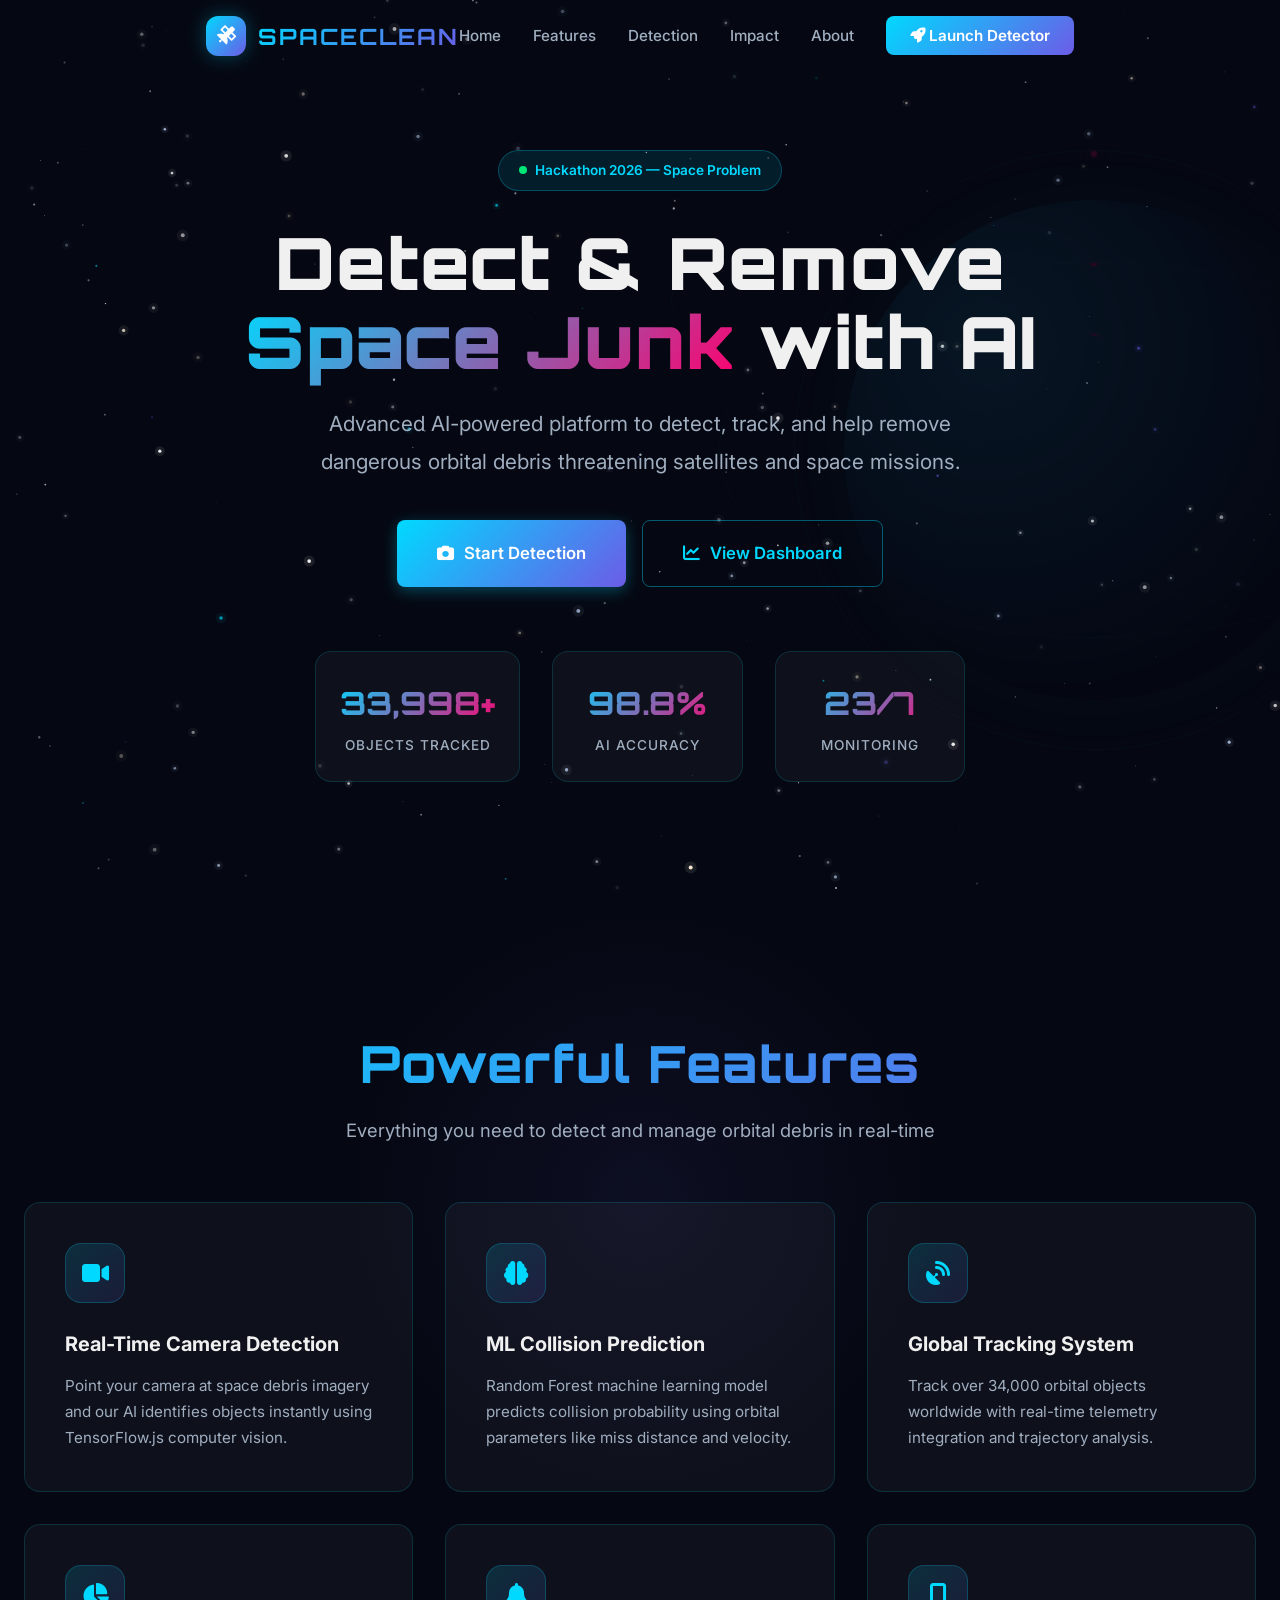
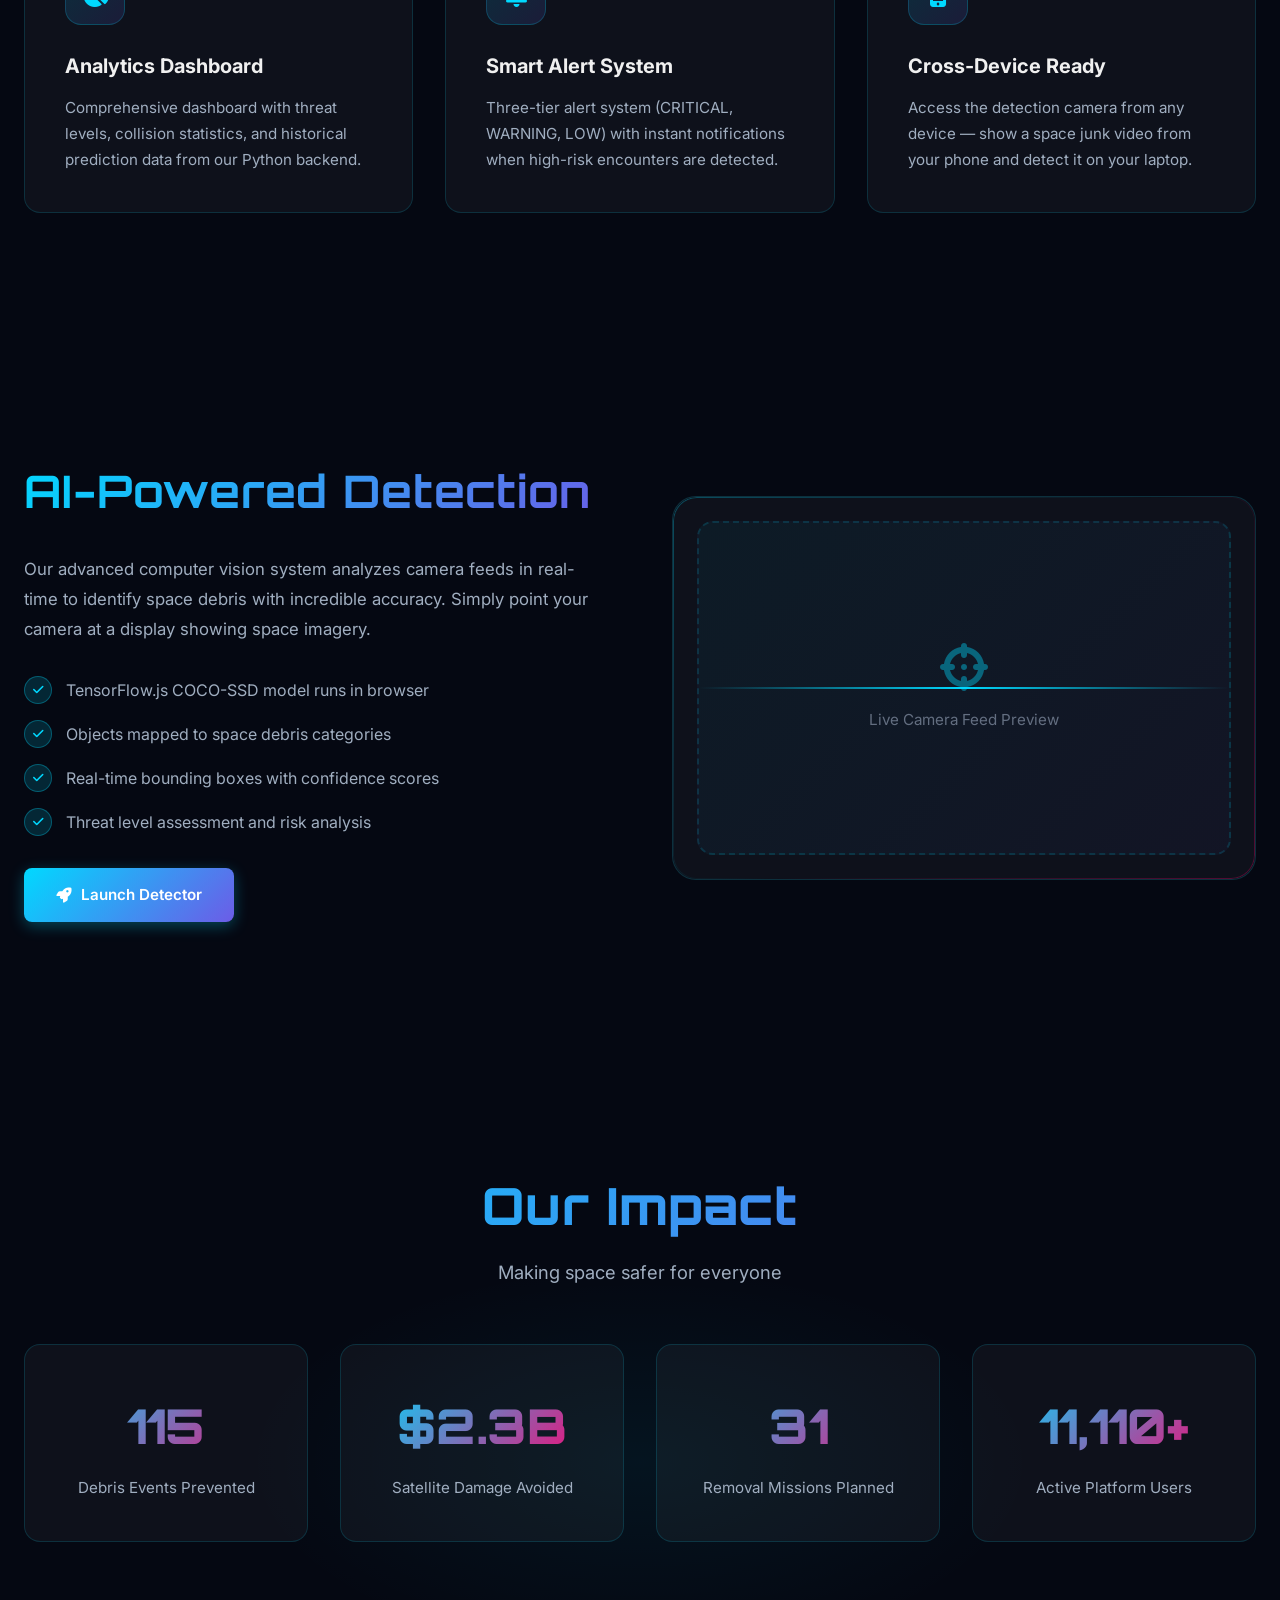
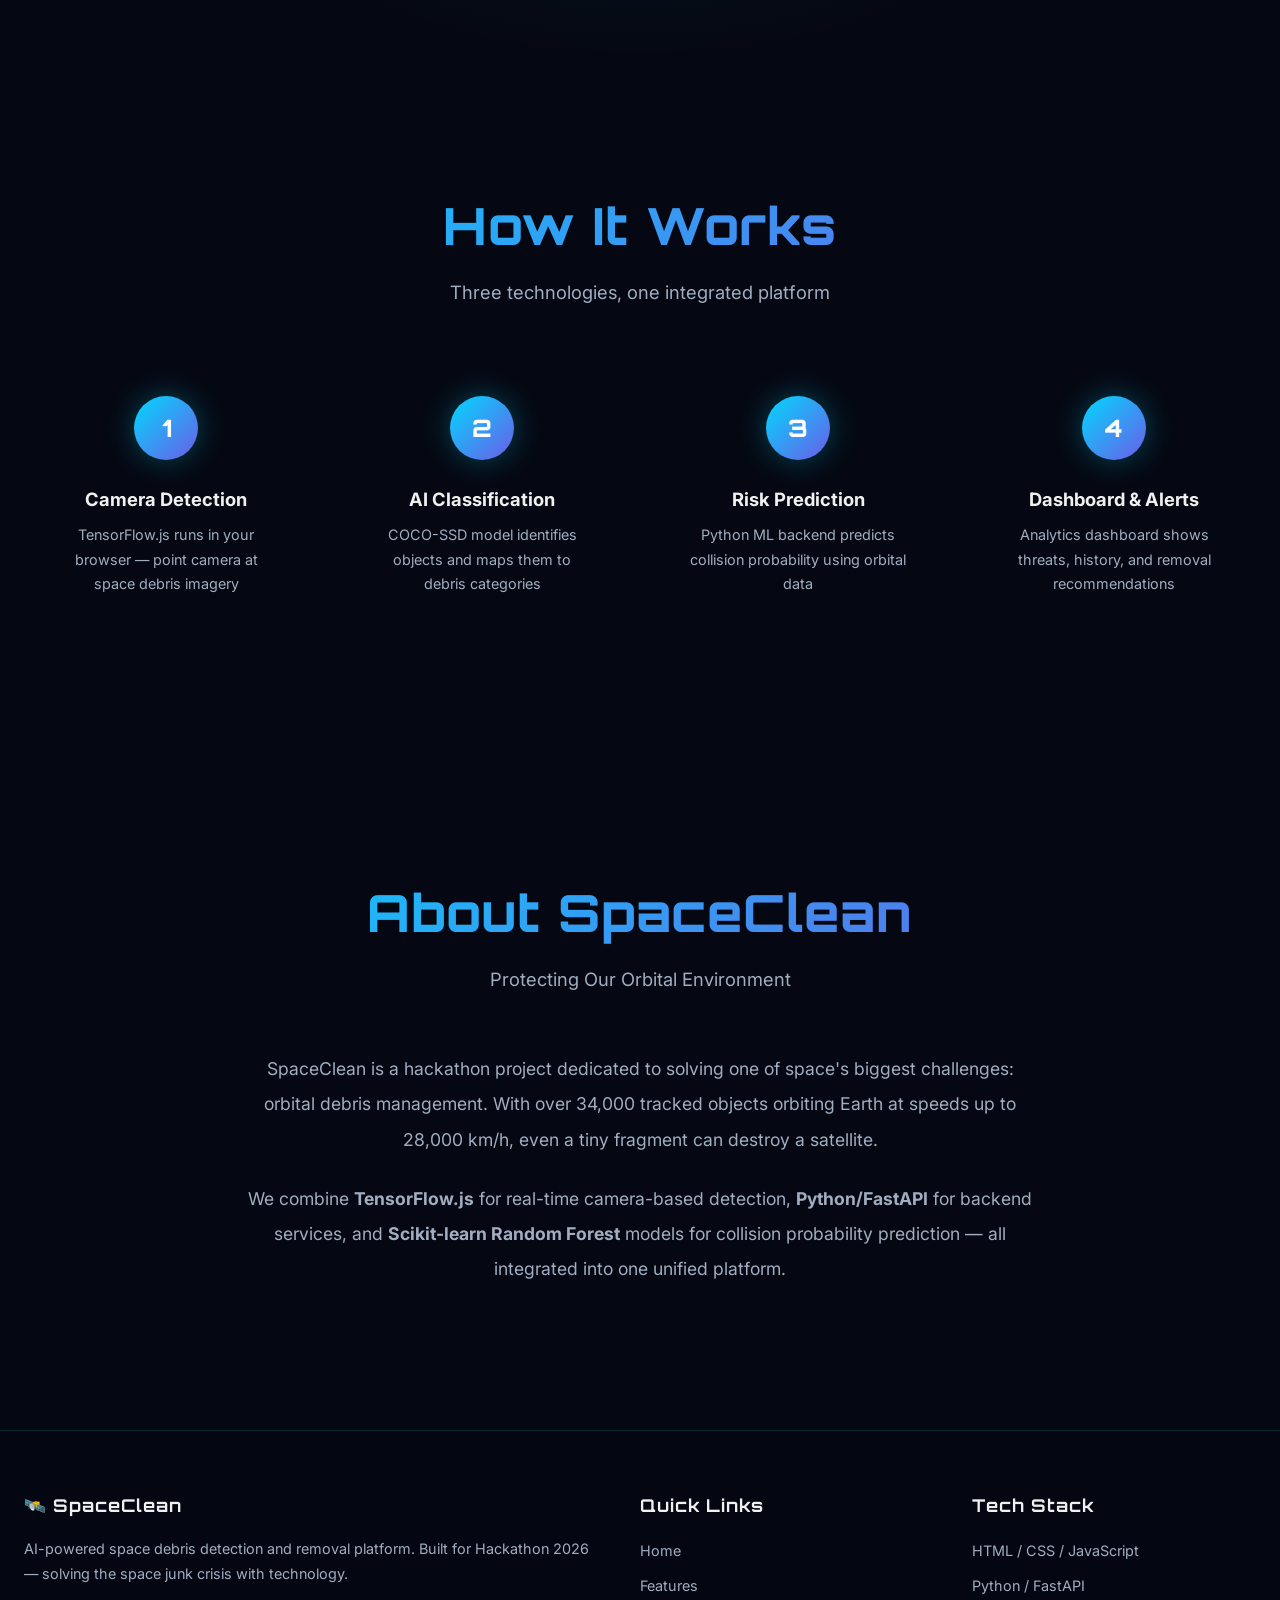
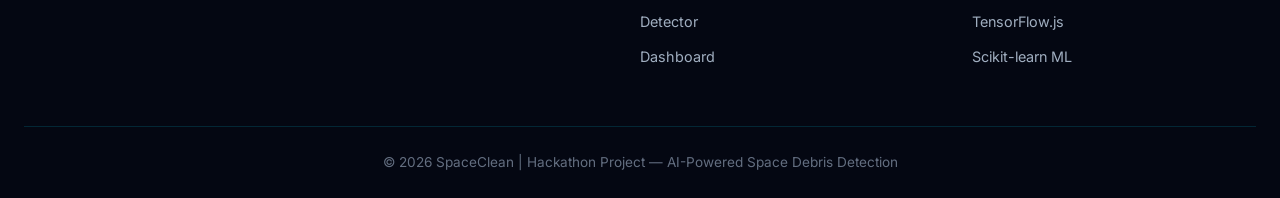
<file: space/website/index.html>
<!DOCTYPE html>
<html lang="en">
<head>
    <meta charset="UTF-8">
    <meta name="viewport" content="width=device-width, initial-scale=1.0">
    <title>SpaceClean — AI-Powered Space Junk Detection & Removal</title>
    <meta name="description" content="Advanced AI platform to detect, track, and help remove dangerous orbital debris from space using real-time computer vision.">
    <link rel="stylesheet" href="styles.css">
    <link rel="stylesheet" href="https://cdnjs.cloudflare.com/ajax/libs/font-awesome/6.5.0/css/all.min.css">
    <link rel="icon" href="data:image/svg+xml,<svg xmlns='http://www.w3.org/2000/svg' viewBox='0 0 100 100'><text y='.9em' font-size='90'>🛰️</text></svg>">
</head>
<body>
    <!-- Navigation -->
    <nav class="navbar" id="navbar">
        <div class="container">
            <div class="navbar-content">
                <a href="#home" class="logo">
                    <div class="logo-icon"><i class="fas fa-satellite"></i></div>
                    <span class="logo-text">SPACECLEAN</span>
                </a>
                <ul class="nav-links" id="navLinks">
                    <li><a href="#home">Home</a></li>
                    <li><a href="#features">Features</a></li>
                    <li><a href="#detection">Detection</a></li>
                    <li><a href="#impact">Impact</a></li>
                    <li><a href="#about">About</a></li>
                    <li><a href="detector.html" class="btn-nav"><i class="fas fa-rocket"></i> Launch Detector</a></li>
                </ul>
                <div class="hamburger" id="hamburger">
                    <span></span>
                    <span></span>
                    <span></span>
                </div>
            </div>
        </div>
    </nav>

    <!-- Hero Section -->
    <section id="home" class="hero">
        <canvas id="starfield"></canvas>
        <div class="hero-earth">
            <div class="earth-sphere"></div>
            <div class="orbit-ring"><div class="orbit-dot"></div></div>
            <div class="orbit-ring"><div class="orbit-dot"></div></div>
            <div class="orbit-ring"><div class="orbit-dot"></div></div>
        </div>
        <div class="container hero-content">
            <div class="hero-badge">
                <span class="pulse-dot"></span>
                <span>Hackathon 2026 — Space Problem</span>
            </div>
            <h1 class="hero-title">
                Detect & Remove<br>
                <span class="gradient-text">Space Junk</span> with AI
            </h1>
            <p class="hero-subtitle">
                Advanced AI-powered platform to detect, track, and help remove dangerous orbital debris threatening satellites and space missions.
            </p>
            <div class="hero-buttons">
                <a href="detector.html" class="btn btn-primary btn-lg">
                    <i class="fas fa-camera"></i> Start Detection
                </a>
                <a href="dashboard.html" class="btn btn-secondary btn-lg">
                    <i class="fas fa-chart-line"></i> View Dashboard
                </a>
            </div>
            <div class="hero-stats">
                <div class="stat-card">
                    <div class="stat-number gradient-text" data-count="34000">0</div>
                    <div class="stat-label">Objects Tracked</div>
                </div>
                <div class="stat-card">
                    <div class="stat-number gradient-text" data-count="99" data-suffix=".8%">0</div>
                    <div class="stat-label">AI Accuracy</div>
                </div>
                <div class="stat-card">
                    <div class="stat-number gradient-text" data-count="24" data-suffix="/7">0</div>
                    <div class="stat-label">Monitoring</div>
                </div>
            </div>
        </div>
    </section>

    <!-- Features Section -->
    <section id="features" class="features">
        <div class="container">
            <h2 class="section-title gradient-text-blue reveal">Powerful Features</h2>
            <p class="section-subtitle reveal">Everything you need to detect and manage orbital debris in real-time</p>

            <div class="features-grid">
                <div class="feature-card reveal reveal-delay-1">
                    <div class="feature-icon"><i class="fas fa-video"></i></div>
                    <h3>Real-Time Camera Detection</h3>
                    <p>Point your camera at space debris imagery and our AI identifies objects instantly using TensorFlow.js computer vision.</p>
                </div>
                <div class="feature-card reveal reveal-delay-2">
                    <div class="feature-icon"><i class="fas fa-brain"></i></div>
                    <h3>ML Collision Prediction</h3>
                    <p>Random Forest machine learning model predicts collision probability using orbital parameters like miss distance and velocity.</p>
                </div>
                <div class="feature-card reveal reveal-delay-3">
                    <div class="feature-icon"><i class="fas fa-satellite-dish"></i></div>
                    <h3>Global Tracking System</h3>
                    <p>Track over 34,000 orbital objects worldwide with real-time telemetry integration and trajectory analysis.</p>
                </div>
                <div class="feature-card reveal reveal-delay-1">
                    <div class="feature-icon"><i class="fas fa-chart-pie"></i></div>
                    <h3>Analytics Dashboard</h3>
                    <p>Comprehensive dashboard with threat levels, collision statistics, and historical prediction data from our Python backend.</p>
                </div>
                <div class="feature-card reveal reveal-delay-2">
                    <div class="feature-icon"><i class="fas fa-bell"></i></div>
                    <h3>Smart Alert System</h3>
                    <p>Three-tier alert system (CRITICAL, WARNING, LOW) with instant notifications when high-risk encounters are detected.</p>
                </div>
                <div class="feature-card reveal reveal-delay-3">
                    <div class="feature-icon"><i class="fas fa-mobile-alt"></i></div>
                    <h3>Cross-Device Ready</h3>
                    <p>Access the detection camera from any device — show a space junk video from your phone and detect it on your laptop.</p>
                </div>
            </div>
        </div>
    </section>

    <!-- Detection Preview Section -->
    <section id="detection" class="detection-preview">
        <div class="container">
            <div class="preview-content">
                <div class="preview-text reveal">
                    <h2 class="gradient-text-blue">AI-Powered Detection</h2>
                    <p>Our advanced computer vision system analyzes camera feeds in real-time to identify space debris with incredible accuracy. Simply point your camera at a display showing space imagery.</p>
                    <ul class="feature-list">
                        <li>
                            <span class="check-icon"><i class="fas fa-check"></i></span>
                            TensorFlow.js COCO-SSD model runs in browser
                        </li>
                        <li>
                            <span class="check-icon"><i class="fas fa-check"></i></span>
                            Objects mapped to space debris categories
                        </li>
                        <li>
                            <span class="check-icon"><i class="fas fa-check"></i></span>
                            Real-time bounding boxes with confidence scores
                        </li>
                        <li>
                            <span class="check-icon"><i class="fas fa-check"></i></span>
                            Threat level assessment and risk analysis
                        </li>
                    </ul>
                    <a href="detector.html" class="btn btn-primary">
                        <i class="fas fa-rocket"></i> Launch Detector
                    </a>
                </div>
                <div class="preview-demo reveal reveal-delay-2">
                    <div class="demo-box">
                        <div class="camera-placeholder">
                            <div class="scan-line"></div>
                            <i class="fas fa-crosshairs"></i>
                            <p>Live Camera Feed Preview</p>
                        </div>
                    </div>
                </div>
            </div>
        </div>
    </section>

    <!-- Impact Section -->
    <section id="impact" class="impact">
        <div class="container">
            <h2 class="section-title gradient-text-blue reveal">Our Impact</h2>
            <p class="section-subtitle reveal">Making space safer for everyone</p>
            <div class="impact-grid">
                <div class="impact-card reveal reveal-delay-1">
                    <div class="impact-number gradient-text" data-count="156">0</div>
                    <p>Debris Events Prevented</p>
                </div>
                <div class="impact-card reveal reveal-delay-2">
                    <div class="impact-number gradient-text">$2.3B</div>
                    <p>Satellite Damage Avoided</p>
                </div>
                <div class="impact-card reveal reveal-delay-3">
                    <div class="impact-number gradient-text" data-count="42">0</div>
                    <p>Removal Missions Planned</p>
                </div>
                <div class="impact-card reveal reveal-delay-4">
                    <div class="impact-number gradient-text" data-count="15000">0</div>
                    <p>Active Platform Users</p>
                </div>
            </div>
        </div>
    </section>

    <!-- How It Works Section -->
    <section class="how-it-works">
        <div class="container">
            <h2 class="section-title gradient-text-blue reveal">How It Works</h2>
            <p class="section-subtitle reveal">Three technologies, one integrated platform</p>
            <div class="steps-container">
                <div class="step-card reveal reveal-delay-1">
                    <div class="step-number">1</div>
                    <h4>Camera Detection</h4>
                    <p>TensorFlow.js runs in your browser — point camera at space debris imagery</p>
                </div>
                <div class="step-card reveal reveal-delay-2">
                    <div class="step-number">2</div>
                    <h4>AI Classification</h4>
                    <p>COCO-SSD model identifies objects and maps them to debris categories</p>
                </div>
                <div class="step-card reveal reveal-delay-3">
                    <div class="step-number">3</div>
                    <h4>Risk Prediction</h4>
                    <p>Python ML backend predicts collision probability using orbital data</p>
                </div>
                <div class="step-card reveal reveal-delay-4">
                    <div class="step-number">4</div>
                    <h4>Dashboard & Alerts</h4>
                    <p>Analytics dashboard shows threats, history, and removal recommendations</p>
                </div>
            </div>
        </div>
    </section>

    <!-- About Section -->
    <section id="about" class="about">
        <div class="container">
            <h2 class="section-title gradient-text-blue reveal">About SpaceClean</h2>
            <p class="section-subtitle reveal">Protecting Our Orbital Environment</p>
            <div class="about-content reveal">
                <p>SpaceClean is a hackathon project dedicated to solving one of space's biggest challenges: orbital debris management. With over 34,000 tracked objects orbiting Earth at speeds up to 28,000 km/h, even a tiny fragment can destroy a satellite.</p>
                <p>We combine <strong>TensorFlow.js</strong> for real-time camera-based detection, <strong>Python/FastAPI</strong> for backend services, and <strong>Scikit-learn Random Forest</strong> models for collision probability prediction — all integrated into one unified platform.</p>
            </div>
        </div>
    </section>

    <!-- Footer -->
    <footer class="footer">
        <div class="container">
            <div class="footer-content">
                <div class="footer-section">
                    <h4>🛰️ SpaceClean</h4>
                    <p>AI-powered space debris detection and removal platform. Built for Hackathon 2026 — solving the space junk crisis with technology.</p>
                </div>
                <div class="footer-section">
                    <h4>Quick Links</h4>
                    <ul>
                        <li><a href="#home">Home</a></li>
                        <li><a href="#features">Features</a></li>
                        <li><a href="detector.html">Detector</a></li>
                        <li><a href="dashboard.html">Dashboard</a></li>
                    </ul>
                </div>
                <div class="footer-section">
                    <h4>Tech Stack</h4>
                    <ul>
                        <li><a href="#">HTML / CSS / JavaScript</a></li>
                        <li><a href="#">Python / FastAPI</a></li>
                        <li><a href="#">TensorFlow.js</a></li>
                        <li><a href="#">Scikit-learn ML</a></li>
                    </ul>
                </div>
            </div>
            <div class="footer-bottom">
                <p>&copy; 2026 SpaceClean | Hackathon Project — AI-Powered Space Debris Detection</p>
            </div>
        </div>
    </footer>

    <script src="script.js"></script>
</body>
</html>
</file>
<file: space/website/styles.css>
/* ═══════════════════════════════════════════════════════
   SPACECLEAN — Premium Design System
   AI-Powered Space Junk Detection Platform
   ═══════════════════════════════════════════════════════ */

@import url('https://fonts.googleapis.com/css2?family=Inter:wght@300;400;500;600;700;800;900&family=Orbitron:wght@400;500;600;700;800;900&display=swap');

/* ── CSS Custom Properties ── */
:root {
    --primary: #00d9ff;
    --primary-rgb: 0, 217, 255;
    --secondary: #6c5ce7;
    --secondary-rgb: 108, 92, 231;
    --accent: #ff006e;
    --accent-rgb: 255, 0, 110;
    --success: #00e676;
    --warning: #ffab00;
    --danger: #ff1744;

    --dark-bg: #0a0e27;
    --darker-bg: #050812;
    --card-bg: rgba(255, 255, 255, 0.04);
    --card-bg-hover: rgba(255, 255, 255, 0.08);
    --glass-bg: rgba(10, 14, 39, 0.85);
    --glass-border: rgba(0, 217, 255, 0.15);

    --text-primary: #f0f0f0;
    --text-secondary: #a0aec0;
    --text-muted: #636e80;

    --border-radius: 16px;
    --border-radius-sm: 8px;
    --border-radius-lg: 24px;

    --shadow-glow: 0 0 30px rgba(var(--primary-rgb), 0.15);
    --shadow-card: 0 8px 32px rgba(0, 0, 0, 0.3);
    --shadow-elevated: 0 20px 60px rgba(0, 0, 0, 0.5);

    --transition-fast: 0.2s cubic-bezier(0.4, 0, 0.2, 1);
    --transition-base: 0.3s cubic-bezier(0.4, 0, 0.2, 1);
    --transition-slow: 0.6s cubic-bezier(0.4, 0, 0.2, 1);

    --font-body: 'Inter', -apple-system, BlinkMacSystemFont, sans-serif;
    --font-display: 'Orbitron', monospace;

    --navbar-height: 72px;
}

/* ── Reset & Base ── */
*, *::before, *::after {
    margin: 0;
    padding: 0;
    box-sizing: border-box;
}

html {
    scroll-behavior: smooth;
    font-size: 16px;
    -webkit-font-smoothing: antialiased;
    -moz-osx-font-smoothing: grayscale;
}

body {
    font-family: var(--font-body);
    background: var(--darker-bg);
    color: var(--text-primary);
    overflow-x: hidden;
    line-height: 1.7;
    min-height: 100vh;
}

/* ── Custom Scrollbar ── */
::-webkit-scrollbar { width: 8px; }
::-webkit-scrollbar-track { background: var(--darker-bg); }
::-webkit-scrollbar-thumb {
    background: linear-gradient(180deg, var(--primary), var(--secondary));
    border-radius: 4px;
}
::-webkit-scrollbar-thumb:hover { background: var(--primary); }

/* ── Utilities ── */
.container {
    max-width: 1280px;
    margin: 0 auto;
    padding: 0 24px;
}

.gradient-text {
    background: linear-gradient(135deg, var(--primary), var(--accent));
    -webkit-background-clip: text;
    -webkit-text-fill-color: transparent;
    background-clip: text;
}

.gradient-text-blue {
    background: linear-gradient(135deg, var(--primary), var(--secondary));
    -webkit-background-clip: text;
    -webkit-text-fill-color: transparent;
    background-clip: text;
}

.section-title {
    font-family: var(--font-display);
    font-size: clamp(2rem, 5vw, 3.2rem);
    font-weight: 800;
    text-align: center;
    margin-bottom: 0.5rem;
    letter-spacing: 1px;
}

.section-subtitle {
    text-align: center;
    color: var(--text-secondary);
    font-size: 1.15rem;
    margin-bottom: 3.5rem;
    max-width: 600px;
    margin-left: auto;
    margin-right: auto;
}

/* ── Reveal Animations ── */
.reveal {
    opacity: 0;
    transform: translateY(40px);
    transition: opacity 0.8s ease, transform 0.8s ease;
}
.reveal.visible {
    opacity: 1;
    transform: translateY(0);
}
.reveal-delay-1 { transition-delay: 0.1s; }
.reveal-delay-2 { transition-delay: 0.2s; }
.reveal-delay-3 { transition-delay: 0.3s; }
.reveal-delay-4 { transition-delay: 0.4s; }
.reveal-delay-5 { transition-delay: 0.5s; }

/* ═══════════════════════════════════════
   NAVBAR
   ═══════════════════════════════════════ */
.navbar {
    position: fixed;
    top: 0;
    left: 0;
    width: 100%;
    z-index: 1000;
    height: var(--navbar-height);
    display: flex;
    align-items: center;
    background: transparent;
    transition: background var(--transition-base), box-shadow var(--transition-base), backdrop-filter var(--transition-base);
}

.navbar.scrolled {
    background: var(--glass-bg);
    backdrop-filter: blur(20px) saturate(180%);
    -webkit-backdrop-filter: blur(20px) saturate(180%);
    box-shadow: 0 1px 0 var(--glass-border), var(--shadow-card);
}

.navbar-content {
    display: flex;
    justify-content: space-between;
    align-items: center;
    width: 100%;
}

.logo {
    display: flex;
    align-items: center;
    gap: 12px;
    text-decoration: none;
    cursor: pointer;
}

.logo-icon {
    width: 40px;
    height: 40px;
    background: linear-gradient(135deg, var(--primary), var(--secondary));
    border-radius: 12px;
    display: flex;
    align-items: center;
    justify-content: center;
    font-size: 1.2rem;
    color: white;
    box-shadow: 0 0 20px rgba(var(--primary-rgb), 0.3);
}

.logo-text {
    font-family: var(--font-display);
    font-size: 1.4rem;
    font-weight: 700;
    background: linear-gradient(135deg, var(--primary), var(--secondary));
    -webkit-background-clip: text;
    -webkit-text-fill-color: transparent;
    letter-spacing: 2px;
}

.nav-links {
    display: flex;
    list-style: none;
    gap: 2rem;
    align-items: center;
}

.nav-links a {
    color: var(--text-secondary);
    text-decoration: none;
    font-weight: 500;
    font-size: 0.95rem;
    position: relative;
    transition: color var(--transition-fast);
    padding: 8px 0;
}

.nav-links a::after {
    content: '';
    position: absolute;
    bottom: 0;
    left: 0;
    width: 0;
    height: 2px;
    background: linear-gradient(90deg, var(--primary), var(--secondary));
    transition: width var(--transition-base);
    border-radius: 1px;
}

.nav-links a:hover,
.nav-links a.active {
    color: var(--primary);
}

.nav-links a:hover::after,
.nav-links a.active::after {
    width: 100%;
}

.btn-nav {
    padding: 10px 24px !important;
    background: linear-gradient(135deg, var(--primary), var(--secondary)) !important;
    color: white !important;
    border-radius: var(--border-radius-sm) !important;
    font-weight: 600 !important;
    transition: transform var(--transition-fast), box-shadow var(--transition-fast) !important;
    -webkit-text-fill-color: white !important;
}

.btn-nav::after { display: none !important; }

.btn-nav:hover {
    transform: translateY(-2px) !important;
    box-shadow: 0 8px 25px rgba(var(--primary-rgb), 0.4) !important;
}

.hamburger {
    display: none;
    flex-direction: column;
    cursor: pointer;
    gap: 6px;
    padding: 4px;
    z-index: 1001;
}

.hamburger span {
    width: 28px;
    height: 2px;
    background: var(--primary);
    border-radius: 2px;
    transition: var(--transition-base);
}

.hamburger.active span:nth-child(1) {
    transform: rotate(45deg) translate(6px, 6px);
}
.hamburger.active span:nth-child(2) {
    opacity: 0;
}
.hamburger.active span:nth-child(3) {
    transform: rotate(-45deg) translate(6px, -6px);
}

/* ═══════════════════════════════════════
   BUTTONS
   ═══════════════════════════════════════ */
.btn {
    padding: 14px 32px;
    border: none;
    border-radius: var(--border-radius-sm);
    cursor: pointer;
    font-family: var(--font-body);
    font-weight: 600;
    font-size: 0.95rem;
    transition: all var(--transition-base);
    display: inline-flex;
    align-items: center;
    gap: 10px;
    text-decoration: none;
    position: relative;
    overflow: hidden;
}

.btn::before {
    content: '';
    position: absolute;
    inset: 0;
    background: linear-gradient(135deg, rgba(255,255,255,0.1), transparent);
    opacity: 0;
    transition: opacity var(--transition-fast);
}

.btn:hover::before { opacity: 1; }

.btn-primary {
    background: linear-gradient(135deg, var(--primary), var(--secondary));
    color: white;
    box-shadow: 0 4px 15px rgba(var(--primary-rgb), 0.3);
}

.btn-primary:hover {
    transform: translateY(-3px);
    box-shadow: 0 8px 30px rgba(var(--primary-rgb), 0.5);
}

.btn-secondary {
    background: transparent;
    border: 1.5px solid rgba(var(--primary-rgb), 0.4);
    color: var(--primary);
    backdrop-filter: blur(4px);
}

.btn-secondary:hover {
    background: rgba(var(--primary-rgb), 0.1);
    border-color: var(--primary);
    transform: translateY(-2px);
}

.btn-accent {
    background: rgba(var(--accent-rgb), 0.15);
    border: 1.5px solid rgba(var(--accent-rgb), 0.4);
    color: var(--accent);
}

.btn-accent:hover {
    background: rgba(var(--accent-rgb), 0.25);
    border-color: var(--accent);
}

.btn-success {
    background: linear-gradient(135deg, var(--success), #00c853);
    color: #0a0e27;
}

.btn:disabled {
    opacity: 0.4;
    cursor: not-allowed;
    transform: none !important;
}

.btn-sm {
    padding: 8px 18px;
    font-size: 0.85rem;
}

.btn-lg {
    padding: 18px 40px;
    font-size: 1.05rem;
}

/* ═══════════════════════════════════════
   HERO SECTION
   ═══════════════════════════════════════ */
.hero {
    position: relative;
    min-height: 100vh;
    display: flex;
    align-items: center;
    justify-content: center;
    overflow: hidden;
    padding: calc(var(--navbar-height) + 40px) 0 80px;
}

#starfield {
    position: absolute;
    inset: 0;
    z-index: 0;
}

.hero-content {
    position: relative;
    z-index: 2;
    text-align: center;
    max-width: 900px;
    margin: 0 auto;
}

.hero-badge {
    display: inline-flex;
    align-items: center;
    gap: 8px;
    padding: 8px 20px;
    background: rgba(var(--primary-rgb), 0.1);
    border: 1px solid rgba(var(--primary-rgb), 0.25);
    border-radius: 50px;
    color: var(--primary);
    font-size: 0.85rem;
    font-weight: 600;
    margin-bottom: 2rem;
    animation: fadeInDown 0.8s ease;
}

.hero-badge .pulse-dot {
    width: 8px;
    height: 8px;
    background: var(--success);
    border-radius: 50%;
    animation: pulse 2s infinite;
}

@keyframes pulse {
    0%, 100% { opacity: 1; box-shadow: 0 0 0 0 rgba(0, 230, 118, 0.7); }
    50% { opacity: 0.8; box-shadow: 0 0 0 8px rgba(0, 230, 118, 0); }
}

.hero-title {
    font-family: var(--font-display);
    font-size: clamp(2.5rem, 7vw, 4.5rem);
    font-weight: 900;
    line-height: 1.1;
    margin-bottom: 1.5rem;
    letter-spacing: 1px;
    animation: fadeInUp 0.8s ease 0.2s both;
}

.hero-subtitle {
    font-size: clamp(1rem, 2.5vw, 1.3rem);
    color: var(--text-secondary);
    margin-bottom: 2.5rem;
    max-width: 650px;
    margin-left: auto;
    margin-right: auto;
    line-height: 1.8;
    animation: fadeInUp 0.8s ease 0.4s both;
}

.hero-buttons {
    display: flex;
    gap: 1rem;
    justify-content: center;
    flex-wrap: wrap;
    margin-bottom: 4rem;
    animation: fadeInUp 0.8s ease 0.6s both;
}

.hero-stats {
    display: grid;
    grid-template-columns: repeat(3, 1fr);
    gap: 2rem;
    max-width: 650px;
    margin: 0 auto;
    animation: fadeInUp 0.8s ease 0.8s both;
}

.stat-card {
    text-align: center;
    padding: 1.5rem;
    background: var(--card-bg);
    border: 1px solid var(--glass-border);
    border-radius: var(--border-radius);
    backdrop-filter: blur(10px);
    transition: all var(--transition-base);
}

.stat-card:hover {
    background: var(--card-bg-hover);
    border-color: rgba(var(--primary-rgb), 0.3);
    transform: translateY(-4px);
}

.stat-number {
    font-family: var(--font-display);
    font-size: 2rem;
    font-weight: 800;
    margin-bottom: 0.25rem;
}

.stat-label {
    color: var(--text-secondary);
    font-size: 0.85rem;
    font-weight: 500;
    text-transform: uppercase;
    letter-spacing: 1px;
}

/* Earth Animation */
.hero-earth {
    position: absolute;
    right: -5%;
    top: 50%;
    transform: translateY(-50%);
    width: 500px;
    height: 500px;
    opacity: 0.15;
    z-index: 1;
    pointer-events: none;
}

.earth-sphere {
    width: 100%;
    height: 100%;
    border-radius: 50%;
    background: radial-gradient(circle at 30% 30%, #1a5276, #0a2239, #050812);
    box-shadow: inset -30px -30px 60px rgba(0,0,0,0.6), 0 0 80px rgba(var(--primary-rgb), 0.2);
    animation: earthRotate 60s linear infinite;
    position: relative;
    overflow: hidden;
}

.earth-sphere::before {
    content: '';
    position: absolute;
    inset: 0;
    border-radius: 50%;
    background: radial-gradient(circle at 25% 25%, rgba(var(--primary-rgb), 0.15), transparent 60%);
}

@keyframes earthRotate {
    from { transform: rotate(0deg); }
    to { transform: rotate(360deg); }
}

.orbit-ring {
    position: absolute;
    border: 1px solid rgba(var(--primary-rgb), 0.2);
    border-radius: 50%;
    top: 50%;
    left: 50%;
    animation: orbitSpin linear infinite;
}

.orbit-ring:nth-child(2) { width: 120%; height: 120%; margin: -60% 0 0 -60%; animation-duration: 15s; }
.orbit-ring:nth-child(3) { width: 150%; height: 150%; margin: -75% 0 0 -75%; animation-duration: 25s; transform: rotateX(60deg); }
.orbit-ring:nth-child(4) { width: 180%; height: 180%; margin: -90% 0 0 -90%; animation-duration: 35s; transform: rotateX(75deg) rotateY(20deg); }

.orbit-dot {
    position: absolute;
    width: 6px;
    height: 6px;
    background: var(--accent);
    border-radius: 50%;
    box-shadow: 0 0 10px var(--accent);
    top: 0;
    left: 50%;
    margin-left: -3px;
}

@keyframes orbitSpin {
    from { transform: rotateZ(0deg); }
    to { transform: rotateZ(360deg); }
}

@keyframes fadeInUp {
    from { opacity: 0; transform: translateY(30px); }
    to { opacity: 1; transform: translateY(0); }
}

@keyframes fadeInDown {
    from { opacity: 0; transform: translateY(-20px); }
    to { opacity: 1; transform: translateY(0); }
}

/* ═══════════════════════════════════════
   FEATURES SECTION
   ═══════════════════════════════════════ */
.features {
    padding: 120px 0;
    position: relative;
}

.features::before {
    content: '';
    position: absolute;
    top: 0;
    left: 50%;
    transform: translateX(-50%);
    width: 600px;
    height: 600px;
    background: radial-gradient(circle, rgba(var(--secondary-rgb), 0.08) 0%, transparent 70%);
    pointer-events: none;
}

.features-grid {
    display: grid;
    grid-template-columns: repeat(auto-fit, minmax(320px, 1fr));
    gap: 2rem;
}

.feature-card {
    padding: 2.5rem;
    background: var(--card-bg);
    border: 1px solid var(--glass-border);
    border-radius: var(--border-radius);
    transition: all var(--transition-base);
    position: relative;
    overflow: hidden;
}

.feature-card::before {
    content: '';
    position: absolute;
    top: 0;
    left: 0;
    right: 0;
    height: 2px;
    background: linear-gradient(90deg, transparent, var(--primary), transparent);
    opacity: 0;
    transition: opacity var(--transition-base);
}

.feature-card:hover {
    transform: translateY(-8px);
    border-color: rgba(var(--primary-rgb), 0.3);
    background: var(--card-bg-hover);
    box-shadow: 0 20px 40px rgba(0, 0, 0, 0.3), var(--shadow-glow);
}

.feature-card:hover::before { opacity: 1; }

.feature-icon {
    width: 60px;
    height: 60px;
    background: linear-gradient(135deg, rgba(var(--primary-rgb), 0.15), rgba(var(--secondary-rgb), 0.15));
    border: 1px solid rgba(var(--primary-rgb), 0.2);
    border-radius: 16px;
    display: flex;
    align-items: center;
    justify-content: center;
    font-size: 1.5rem;
    color: var(--primary);
    margin-bottom: 1.5rem;
    transition: all var(--transition-base);
}

.feature-card:hover .feature-icon {
    background: linear-gradient(135deg, var(--primary), var(--secondary));
    color: white;
    box-shadow: 0 0 25px rgba(var(--primary-rgb), 0.4);
    transform: scale(1.1);
}

.feature-card h3 {
    font-size: 1.25rem;
    font-weight: 700;
    margin-bottom: 0.75rem;
}

.feature-card p {
    color: var(--text-secondary);
    font-size: 0.95rem;
    line-height: 1.7;
}

/* ═══════════════════════════════════════
   DETECTION PREVIEW SECTION
   ═══════════════════════════════════════ */
.detection-preview {
    padding: 120px 0;
    position: relative;
}

.preview-content {
    display: grid;
    grid-template-columns: 1fr 1fr;
    gap: 4rem;
    align-items: center;
}

.preview-text h2 {
    font-family: var(--font-display);
    font-size: clamp(1.8rem, 4vw, 2.8rem);
    margin-bottom: 1.5rem;
    letter-spacing: 1px;
}

.preview-text > p {
    color: var(--text-secondary);
    font-size: 1.05rem;
    margin-bottom: 2rem;
    line-height: 1.8;
}

.feature-list {
    list-style: none;
    margin-bottom: 2rem;
}

.feature-list li {
    display: flex;
    align-items: center;
    gap: 14px;
    margin: 1rem 0;
    color: var(--text-secondary);
    font-size: 1rem;
}

.feature-list .check-icon {
    width: 28px;
    height: 28px;
    background: rgba(var(--primary-rgb), 0.15);
    border: 1px solid rgba(var(--primary-rgb), 0.3);
    border-radius: 50%;
    display: flex;
    align-items: center;
    justify-content: center;
    color: var(--primary);
    font-size: 0.75rem;
    flex-shrink: 0;
}

.demo-box {
    background: var(--card-bg);
    border: 1px solid var(--glass-border);
    border-radius: var(--border-radius-lg);
    padding: 1.5rem;
    position: relative;
    overflow: hidden;
}

.demo-box::before {
    content: '';
    position: absolute;
    inset: 0;
    border-radius: var(--border-radius-lg);
    padding: 1px;
    background: linear-gradient(135deg, rgba(var(--primary-rgb), 0.3), transparent, rgba(var(--accent-rgb), 0.3));
    -webkit-mask: linear-gradient(#fff 0 0) content-box, linear-gradient(#fff 0 0);
    -webkit-mask-composite: xor;
    mask-composite: exclude;
    pointer-events: none;
}

.camera-placeholder {
    aspect-ratio: 16/10;
    background: linear-gradient(135deg, rgba(var(--primary-rgb), 0.05), rgba(var(--secondary-rgb), 0.05));
    border: 2px dashed rgba(var(--primary-rgb), 0.15);
    border-radius: var(--border-radius);
    display: flex;
    flex-direction: column;
    align-items: center;
    justify-content: center;
    gap: 1rem;
    position: relative;
    overflow: hidden;
}

.camera-placeholder i {
    font-size: 3rem;
    color: var(--primary);
    opacity: 0.4;
}

.camera-placeholder p {
    color: var(--text-muted);
    font-size: 0.95rem;
}

.camera-placeholder .scan-line {
    position: absolute;
    width: 100%;
    height: 2px;
    background: linear-gradient(90deg, transparent, var(--primary), transparent);
    animation: scanMove 3s ease-in-out infinite;
}

@keyframes scanMove {
    0%, 100% { top: 10%; }
    50% { top: 90%; }
}

/* ═══════════════════════════════════════
   IMPACT / STATS SECTION
   ═══════════════════════════════════════ */
.impact {
    padding: 120px 0;
    position: relative;
}

.impact::before {
    content: '';
    position: absolute;
    bottom: 0;
    left: 50%;
    transform: translateX(-50%);
    width: 800px;
    height: 400px;
    background: radial-gradient(ellipse, rgba(var(--primary-rgb), 0.06) 0%, transparent 70%);
    pointer-events: none;
}

.impact-grid {
    display: grid;
    grid-template-columns: repeat(auto-fit, minmax(220px, 1fr));
    gap: 2rem;
}

.impact-card {
    text-align: center;
    padding: 2.5rem 2rem;
    background: var(--card-bg);
    border: 1px solid var(--glass-border);
    border-radius: var(--border-radius);
    transition: all var(--transition-base);
}

.impact-card:hover {
    transform: translateY(-6px);
    border-color: rgba(var(--primary-rgb), 0.3);
    box-shadow: var(--shadow-glow);
}

.impact-number {
    font-family: var(--font-display);
    font-size: clamp(2rem, 5vw, 3rem);
    font-weight: 900;
    margin-bottom: 0.5rem;
}

.impact-card p {
    color: var(--text-secondary);
    font-size: 0.95rem;
}

/* ═══════════════════════════════════════
   HOW IT WORKS
   ═══════════════════════════════════════ */
.how-it-works {
    padding: 120px 0;
}

.steps-container {
    display: grid;
    grid-template-columns: repeat(auto-fit, minmax(240px, 1fr));
    gap: 2rem;
    position: relative;
}

.step-card {
    text-align: center;
    padding: 2rem;
    position: relative;
}

.step-number {
    width: 64px;
    height: 64px;
    background: linear-gradient(135deg, var(--primary), var(--secondary));
    border-radius: 50%;
    display: flex;
    align-items: center;
    justify-content: center;
    font-family: var(--font-display);
    font-size: 1.5rem;
    font-weight: 800;
    color: white;
    margin: 0 auto 1.5rem;
    box-shadow: 0 0 30px rgba(var(--primary-rgb), 0.3);
    position: relative;
    z-index: 1;
}

.step-card h4 {
    font-size: 1.15rem;
    font-weight: 700;
    margin-bottom: 0.5rem;
}

.step-card p {
    color: var(--text-secondary);
    font-size: 0.9rem;
}

/* ═══════════════════════════════════════
   ABOUT SECTION
   ═══════════════════════════════════════ */
.about {
    padding: 120px 0;
    text-align: center;
}

.about-content {
    max-width: 800px;
    margin: 0 auto;
}

.about-content p {
    color: var(--text-secondary);
    font-size: 1.1rem;
    line-height: 2;
    margin-bottom: 1.5rem;
}

/* ═══════════════════════════════════════
   FOOTER
   ═══════════════════════════════════════ */
.footer {
    background: rgba(5, 8, 18, 0.95);
    border-top: 1px solid var(--glass-border);
    padding: 60px 0 24px;
}

.footer-content {
    display: grid;
    grid-template-columns: 2fr 1fr 1fr;
    gap: 3rem;
    margin-bottom: 3rem;
}

.footer-section h4 {
    font-family: var(--font-display);
    font-size: 1.1rem;
    margin-bottom: 1rem;
    letter-spacing: 1px;
}

.footer-section p {
    color: var(--text-secondary);
    font-size: 0.9rem;
    line-height: 1.7;
}

.footer-section ul {
    list-style: none;
}

.footer-section ul li { margin: 0.5rem 0; }

.footer-section ul a {
    color: var(--text-secondary);
    text-decoration: none;
    transition: color var(--transition-fast);
    font-size: 0.9rem;
}

.footer-section ul a:hover { color: var(--primary); }

.social-links {
    display: flex;
    gap: 1rem;
}

.social-links a {
    width: 40px;
    height: 40px;
    background: var(--card-bg);
    border: 1px solid var(--glass-border);
    border-radius: 10px;
    display: flex;
    align-items: center;
    justify-content: center;
    color: var(--text-secondary);
    text-decoration: none;
    transition: all var(--transition-base);
    font-size: 1.1rem;
}

.social-links a:hover {
    background: rgba(var(--primary-rgb), 0.15);
    border-color: var(--primary);
    color: var(--primary);
    transform: translateY(-3px);
}

.footer-bottom {
    padding-top: 24px;
    border-top: 1px solid var(--glass-border);
    text-align: center;
    color: var(--text-muted);
    font-size: 0.85rem;
}

/* ═══════════════════════════════════════
   DETECTOR PAGE
   ═══════════════════════════════════════ */
.detector-page {
    background: var(--darker-bg);
}

.detector-container {
    padding: calc(var(--navbar-height) + 24px) 0 40px;
    min-height: 100vh;
}

.detector-header {
    text-align: center;
    margin-bottom: 2rem;
}

.detector-title {
    font-family: var(--font-display);
    font-size: clamp(1.8rem, 4vw, 2.5rem);
    font-weight: 800;
    margin-bottom: 0.5rem;
    letter-spacing: 1px;
}

.detector-subtitle {
    color: var(--text-secondary);
    font-size: 1rem;
}

.detector-layout {
    display: grid;
    grid-template-columns: 1fr 380px;
    gap: 1.5rem;
    margin-bottom: 2rem;
}

/* Camera Section */
.camera-section {
    display: flex;
    flex-direction: column;
    gap: 1rem;
}

.camera-container {
    position: relative;
    background: #000;
    border: 1px solid var(--glass-border);
    border-radius: var(--border-radius);
    overflow: hidden;
    aspect-ratio: 16/9;
}

.camera-container video,
.camera-container #detectionCanvas {
    position: absolute;
    top: 0;
    left: 0;
    width: 100%;
    height: 100%;
    object-fit: cover;
}

.camera-overlay {
    position: absolute;
    inset: 0;
    pointer-events: none;
    z-index: 5;
}

/* Corner brackets */
.corner {
    position: absolute;
    width: 30px;
    height: 30px;
    border-color: var(--primary);
    border-style: solid;
    border-width: 0;
    opacity: 0.6;
}
.corner.tl { top: 12px; left: 12px; border-top-width: 2px; border-left-width: 2px; }
.corner.tr { top: 12px; right: 12px; border-top-width: 2px; border-right-width: 2px; }
.corner.bl { bottom: 12px; left: 12px; border-bottom-width: 2px; border-left-width: 2px; }
.corner.br { bottom: 12px; right: 12px; border-bottom-width: 2px; border-right-width: 2px; }

.scanning-line {
    position: absolute;
    width: 100%;
    height: 2px;
    background: linear-gradient(90deg, transparent, rgba(var(--primary-rgb), 0.6), transparent);
    animation: scanMove 3s ease-in-out infinite;
    opacity: 0;
    transition: opacity var(--transition-base);
}

.scanning-line.active { opacity: 1; }

.camera-status {
    position: absolute;
    top: 16px;
    left: 16px;
    display: flex;
    align-items: center;
    gap: 8px;
    padding: 6px 14px;
    background: rgba(0, 0, 0, 0.6);
    backdrop-filter: blur(8px);
    border-radius: 20px;
    font-size: 0.8rem;
    font-weight: 600;
    z-index: 6;
    color: var(--text-secondary);
}

.camera-status.live { color: var(--danger); }
.camera-status.live .status-dot { background: var(--danger); box-shadow: 0 0 8px var(--danger); }

.status-dot {
    width: 8px;
    height: 8px;
    border-radius: 50%;
    background: var(--text-muted);
}

.fps-counter {
    position: absolute;
    top: 16px;
    right: 16px;
    padding: 6px 14px;
    background: rgba(0, 0, 0, 0.6);
    backdrop-filter: blur(8px);
    border-radius: 20px;
    font-family: var(--font-display);
    font-size: 0.75rem;
    color: var(--success);
    z-index: 6;
}

.loading-overlay {
    position: absolute;
    inset: 0;
    background: rgba(5, 8, 18, 0.95);
    display: flex;
    flex-direction: column;
    align-items: center;
    justify-content: center;
    gap: 1.5rem;
    z-index: 10;
    transition: opacity var(--transition-slow);
}

.loading-overlay.hidden {
    opacity: 0;
    pointer-events: none;
}

.spinner {
    width: 50px;
    height: 50px;
    border: 3px solid rgba(var(--primary-rgb), 0.2);
    border-top-color: var(--primary);
    border-radius: 50%;
    animation: spin 1s linear infinite;
}

@keyframes spin { to { transform: rotate(360deg); } }

.loading-overlay p {
    color: var(--text-secondary);
    font-size: 0.95rem;
}

.camera-controls {
    display: flex;
    gap: 0.75rem;
    flex-wrap: wrap;
}

/* Analytics Panel */
.analytics-panel {
    background: var(--card-bg);
    border: 1px solid var(--glass-border);
    border-radius: var(--border-radius);
    padding: 1.5rem;
    display: flex;
    flex-direction: column;
    gap: 1.25rem;
    height: fit-content;
    max-height: calc(100vh - 140px);
    overflow-y: auto;
    backdrop-filter: blur(10px);
}

.panel-section {
    padding-bottom: 1.25rem;
    border-bottom: 1px solid rgba(var(--primary-rgb), 0.08);
}

.panel-section:last-child {
    border-bottom: none;
    padding-bottom: 0;
}

.panel-section h3 {
    font-family: var(--font-display);
    font-size: 0.8rem;
    text-transform: uppercase;
    letter-spacing: 2px;
    color: var(--primary);
    margin-bottom: 1rem;
}

.stat-item {
    display: flex;
    justify-content: space-between;
    align-items: center;
    margin-bottom: 0.75rem;
}

.stat-item label {
    color: var(--text-secondary);
    font-size: 0.9rem;
}

.stat-value {
    font-family: var(--font-display);
    font-size: 1.3rem;
    font-weight: 700;
    color: var(--primary);
}

.detection-list {
    max-height: 200px;
    overflow-y: auto;
    display: flex;
    flex-direction: column;
    gap: 0.5rem;
}

.detection-item {
    padding: 10px 14px;
    background: rgba(var(--primary-rgb), 0.06);
    border-left: 3px solid var(--primary);
    border-radius: 0 var(--border-radius-sm) var(--border-radius-sm) 0;
    font-size: 0.85rem;
    line-height: 1.5;
}

.detection-item.critical { border-left-color: var(--danger); background: rgba(255, 23, 68, 0.06); }
.detection-item.warning { border-left-color: var(--warning); background: rgba(255, 171, 0, 0.06); }

.empty-state {
    text-align: center;
    color: var(--text-muted);
    padding: 2rem 1rem;
    font-size: 0.9rem;
}

.threat-gauge {
    width: 100%;
    height: 8px;
    background: rgba(255, 255, 255, 0.06);
    border-radius: 4px;
    overflow: hidden;
    margin: 0.75rem 0;
}

.threat-bar {
    height: 100%;
    background: linear-gradient(90deg, var(--success), var(--warning), var(--danger));
    border-radius: 4px;
    transition: width var(--transition-base);
    box-shadow: 0 0 10px rgba(var(--primary-rgb), 0.3);
}

.threat-text {
    text-align: center;
    font-weight: 700;
    font-size: 0.9rem;
    letter-spacing: 1px;
}

.setting-item {
    display: flex;
    align-items: center;
    gap: 10px;
    margin: 0.75rem 0;
    cursor: pointer;
    font-size: 0.9rem;
    color: var(--text-secondary);
}

.setting-item input[type="range"] {
    flex: 1;
    accent-color: var(--primary);
    cursor: pointer;
}

.setting-item input[type="checkbox"] {
    accent-color: var(--primary);
    cursor: pointer;
    width: 16px;
    height: 16px;
}

/* ═══════════════════════════════════════
   INFO / HOW-TO-USE SECTION (Detector)
   ═══════════════════════════════════════ */
.info-section {
    padding: 80px 0;
    position: relative;
}

.info-section h2 {
    font-family: var(--font-display);
    font-size: 2rem;
    text-align: center;
    margin-bottom: 3rem;
    letter-spacing: 1px;
}

.steps-grid {
    display: grid;
    grid-template-columns: repeat(auto-fit, minmax(220px, 1fr));
    gap: 2rem;
}

.step {
    text-align: center;
    padding: 1.5rem;
}

.step .step-number {
    width: 56px;
    height: 56px;
    font-size: 1.3rem;
}

.step h4 {
    font-size: 1.1rem;
    margin-bottom: 0.5rem;
}

.step p {
    color: var(--text-secondary);
    font-size: 0.9rem;
}

/* ═══════════════════════════════════════
   MODAL
   ═══════════════════════════════════════ */
.modal {
    display: none;
    position: fixed;
    inset: 0;
    z-index: 2000;
    background: rgba(0, 0, 0, 0.7);
    backdrop-filter: blur(8px);
    align-items: center;
    justify-content: center;
}

.modal.show { display: flex; }

.modal-content {
    background: var(--dark-bg);
    border: 1px solid var(--glass-border);
    border-radius: var(--border-radius-lg);
    padding: 2.5rem;
    width: 90%;
    max-width: 600px;
    max-height: 80vh;
    overflow-y: auto;
    position: relative;
    box-shadow: var(--shadow-elevated);
}

.modal-close {
    position: absolute;
    right: 1.5rem;
    top: 1.5rem;
    font-size: 1.5rem;
    cursor: pointer;
    color: var(--text-muted);
    transition: color var(--transition-fast);
    background: none;
    border: none;
    width: 36px;
    height: 36px;
    display: flex;
    align-items: center;
    justify-content: center;
    border-radius: 50%;
}

.modal-close:hover {
    color: var(--primary);
    background: rgba(var(--primary-rgb), 0.1);
}

.modal-actions {
    display: flex;
    gap: 1rem;
    margin-top: 2rem;
}

/* ═══════════════════════════════════════
   DASHBOARD PAGE
   ═══════════════════════════════════════ */
.dashboard-page {
    background: var(--darker-bg);
}

.dashboard-container {
    padding: calc(var(--navbar-height) + 24px) 0 40px;
    min-height: 100vh;
}

.dashboard-header {
    display: flex;
    justify-content: space-between;
    align-items: center;
    margin-bottom: 2rem;
    flex-wrap: wrap;
    gap: 1rem;
}

.dashboard-header h1 {
    font-family: var(--font-display);
    font-size: 2rem;
    font-weight: 800;
    letter-spacing: 1px;
}

.backend-status {
    display: flex;
    align-items: center;
    gap: 8px;
    padding: 8px 16px;
    background: var(--card-bg);
    border: 1px solid var(--glass-border);
    border-radius: 20px;
    font-size: 0.85rem;
    font-weight: 600;
}

.backend-status.online { color: var(--success); border-color: rgba(0, 230, 118, 0.3); }
.backend-status.offline { color: var(--danger); border-color: rgba(255, 23, 68, 0.3); }

.dashboard-grid {
    display: grid;
    grid-template-columns: repeat(4, 1fr);
    gap: 1.5rem;
    margin-bottom: 2rem;
}

.metric-card {
    padding: 1.5rem;
    background: var(--card-bg);
    border: 1px solid var(--glass-border);
    border-radius: var(--border-radius);
    transition: all var(--transition-base);
}

.metric-card:hover {
    border-color: rgba(var(--primary-rgb), 0.3);
    transform: translateY(-4px);
    box-shadow: var(--shadow-glow);
}

.metric-label {
    color: var(--text-secondary);
    font-size: 0.85rem;
    text-transform: uppercase;
    letter-spacing: 1px;
    margin-bottom: 0.75rem;
    font-weight: 600;
}

.metric-value {
    font-family: var(--font-display);
    font-size: 2rem;
    font-weight: 800;
}

.metric-value.primary { color: var(--primary); }
.metric-value.danger { color: var(--danger); }
.metric-value.warning { color: var(--warning); }
.metric-value.success { color: var(--success); }

.dashboard-body {
    display: grid;
    grid-template-columns: 1fr 1fr;
    gap: 1.5rem;
}

.dash-card {
    background: var(--card-bg);
    border: 1px solid var(--glass-border);
    border-radius: var(--border-radius);
    padding: 1.5rem;
}

.dash-card h3 {
    font-family: var(--font-display);
    font-size: 0.85rem;
    text-transform: uppercase;
    letter-spacing: 2px;
    color: var(--primary);
    margin-bottom: 1.5rem;
}

.dash-card.full-width {
    grid-column: 1 / -1;
}

/* Prediction Form */
.predict-form {
    display: grid;
    grid-template-columns: 1fr 1fr;
    gap: 1rem;
}

.form-group {
    display: flex;
    flex-direction: column;
    gap: 6px;
}

.form-group label {
    font-size: 0.8rem;
    color: var(--text-secondary);
    font-weight: 600;
    text-transform: uppercase;
    letter-spacing: 0.5px;
}

.form-group input {
    padding: 10px 14px;
    background: rgba(255, 255, 255, 0.04);
    border: 1px solid var(--glass-border);
    border-radius: var(--border-radius-sm);
    color: var(--text-primary);
    font-family: var(--font-body);
    font-size: 0.95rem;
    transition: border-color var(--transition-fast);
}

.form-group input:focus {
    outline: none;
    border-color: var(--primary);
    box-shadow: 0 0 0 3px rgba(var(--primary-rgb), 0.1);
}

.form-group input::placeholder { color: var(--text-muted); }

.form-submit {
    grid-column: 1 / -1;
    margin-top: 0.5rem;
}

/* Prediction Result */
.prediction-result {
    margin-top: 1.5rem;
    padding: 1.5rem;
    background: rgba(var(--primary-rgb), 0.06);
    border: 1px solid rgba(var(--primary-rgb), 0.15);
    border-radius: var(--border-radius);
    display: none;
}

.prediction-result.show { display: block; }

.prediction-result .result-row {
    display: flex;
    justify-content: space-between;
    align-items: center;
    margin-bottom: 0.75rem;
    padding-bottom: 0.75rem;
    border-bottom: 1px solid rgba(var(--primary-rgb), 0.08);
}

.prediction-result .result-row:last-child {
    margin-bottom: 0;
    padding-bottom: 0;
    border-bottom: none;
}

.result-label { color: var(--text-secondary); font-size: 0.9rem; }
.result-value { font-family: var(--font-display); font-weight: 700; font-size: 1.1rem; }

.alert-badge {
    padding: 4px 12px;
    border-radius: 20px;
    font-size: 0.8rem;
    font-weight: 700;
    letter-spacing: 1px;
}

.alert-badge.critical { background: rgba(255, 23, 68, 0.2); color: var(--danger); }
.alert-badge.warning { background: rgba(255, 171, 0, 0.2); color: var(--warning); }
.alert-badge.low { background: rgba(0, 230, 118, 0.2); color: var(--success); }

/* History Table */
.history-list {
    max-height: 400px;
    overflow-y: auto;
    display: flex;
    flex-direction: column;
    gap: 0.5rem;
}

.history-item {
    display: grid;
    grid-template-columns: 40px 1fr 80px 80px;
    gap: 1rem;
    align-items: center;
    padding: 12px 16px;
    background: rgba(255, 255, 255, 0.02);
    border-radius: var(--border-radius-sm);
    font-size: 0.85rem;
    transition: background var(--transition-fast);
}

.history-item:hover { background: rgba(var(--primary-rgb), 0.05); }

.history-id {
    font-family: var(--font-display);
    font-weight: 700;
    color: var(--text-muted);
    font-size: 0.8rem;
}

.history-time { color: var(--text-secondary); font-size: 0.8rem; }

.history-prob {
    font-family: var(--font-display);
    font-weight: 700;
    text-align: right;
}

/* ═══════════════════════════════════════
   RESPONSIVE
   ═══════════════════════════════════════ */
@media (max-width: 1024px) {
    .detector-layout {
        grid-template-columns: 1fr;
    }

    .analytics-panel {
        max-height: none;
    }

    .dashboard-grid {
        grid-template-columns: repeat(2, 1fr);
    }

    .dashboard-body {
        grid-template-columns: 1fr;
    }
}

@media (max-width: 768px) {
    .nav-links {
        display: none;
        position: fixed;
        top: 0;
        left: 0;
        width: 100%;
        height: 100vh;
        background: var(--glass-bg);
        backdrop-filter: blur(20px);
        flex-direction: column;
        justify-content: center;
        align-items: center;
        gap: 2rem;
        z-index: 999;
    }

    .nav-links.show { display: flex; }

    .hamburger { display: flex; }

    .hero-title { font-size: clamp(2rem, 8vw, 3rem); }

    .hero-stats {
        grid-template-columns: 1fr;
        max-width: 300px;
    }

    .preview-content {
        grid-template-columns: 1fr;
        gap: 2rem;
    }

    .footer-content {
        grid-template-columns: 1fr;
        gap: 2rem;
    }

    .camera-controls {
        flex-direction: column;
    }

    .camera-controls .btn {
        width: 100%;
        justify-content: center;
    }

    .predict-form {
        grid-template-columns: 1fr;
    }

    .dashboard-grid {
        grid-template-columns: 1fr;
    }

    .hero-earth { display: none; }
}

@media (max-width: 480px) {
    .container { padding: 0 16px; }
    .hero-title { font-size: 2rem; }
    .features-grid { grid-template-columns: 1fr; }
    .impact-grid { grid-template-columns: 1fr 1fr; }
    .steps-grid { grid-template-columns: 1fr; }
}

/* ═══════════════════════════════════════
   ANIMATIONS
   ═══════════════════════════════════════ */
@keyframes float {
    0%, 100% { transform: translateY(0px); }
    50% { transform: translateY(-10px); }
}

@keyframes glow {
    0%, 100% { box-shadow: 0 0 20px rgba(var(--primary-rgb), 0.2); }
    50% { box-shadow: 0 0 40px rgba(var(--primary-rgb), 0.4); }
}

@keyframes shimmer {
    0% { background-position: -200% center; }
    100% { background-position: 200% center; }
}

.animate-float { animation: float 6s ease-in-out infinite; }
.animate-glow { animation: glow 3s ease-in-out infinite; }
</file>
